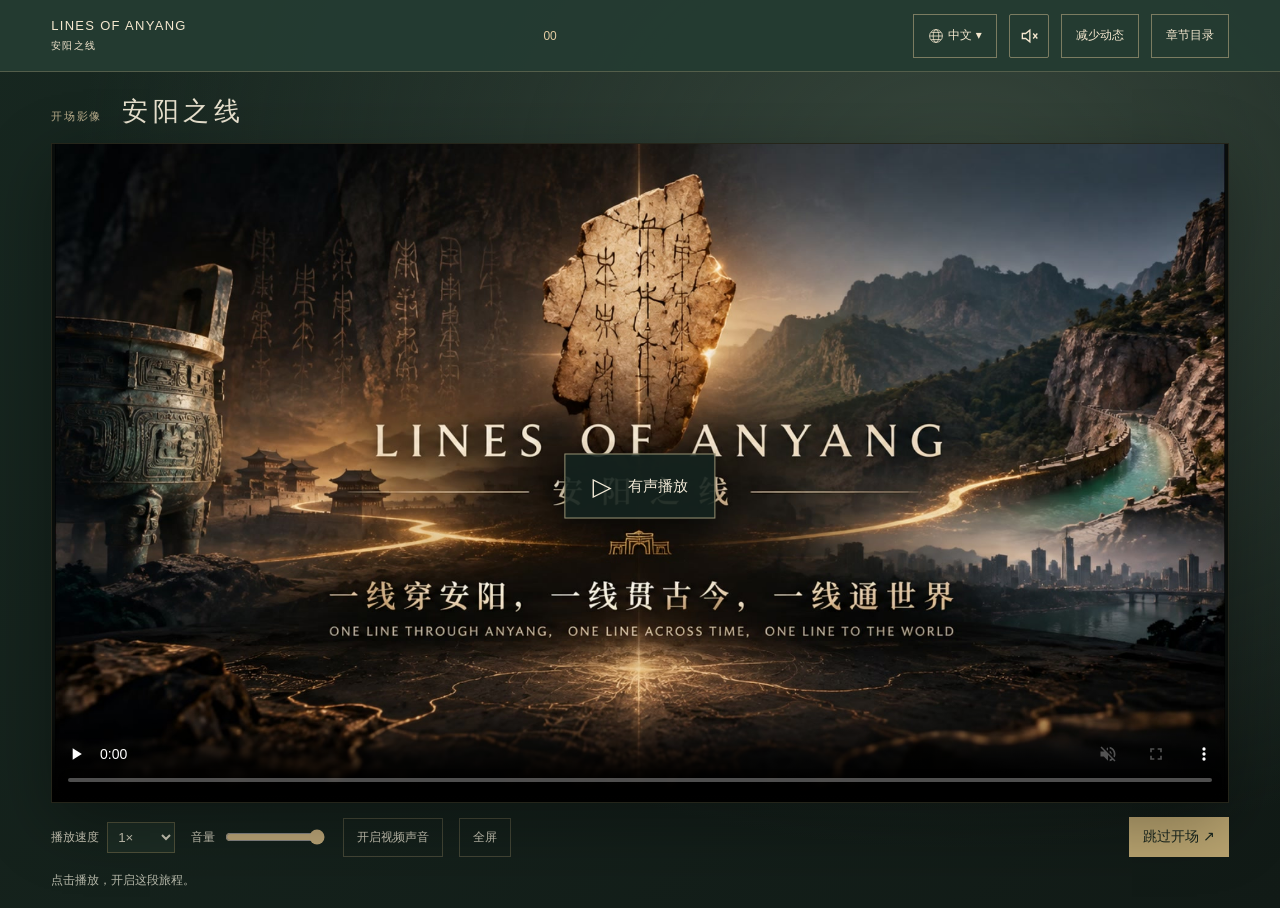
<file: index.html>
<!doctype html>
<html lang="zh-CN" dir="ltr">
  <head>
    <meta charset="UTF-8" />
    <meta name="viewport" content="width=device-width, initial-scale=1.0" />
    <meta name="theme-color" content="#11100E" />
    <meta name="description" content="《安阳之线》（LINES OF ANYANG）是一部融合甲骨文、殷墟文明、周易文化与红旗渠精神的五语互动数字展览。通过电影影像、互动游戏、三维粒子艺术与历史档案，连接安阳的过去与世界。" />
    <meta name="application-name" content="LINES OF ANYANG" />
    <meta name="application-version" content="1.0" />
    <link rel="canonical" href="https://lines-of-anyang.github.io/" />
    <meta property="og:type" content="website" />
    <meta property="og:site_name" content="LINES OF ANYANG｜安阳之线" />
    <meta property="og:title" content="LINES OF ANYANG｜安阳之线" />
    <meta property="og:description" content="《安阳之线》（LINES OF ANYANG）是一部融合甲骨文、殷墟文明、周易文化与红旗渠精神的五语互动数字展览。通过电影影像、互动游戏、三维粒子艺术与历史档案，连接安阳的过去与世界。 A five-language journey through Anyang’s history, art and culture." />
    <meta property="og:url" content="https://lines-of-anyang.github.io/" />
    <meta property="og:locale" content="zh_CN" />
    <meta property="og:image" content="https://lines-of-anyang.github.io/assets/share/lines-of-anyang-v1.jpg" />
    <meta property="og:image:secure_url" content="https://lines-of-anyang.github.io/assets/share/lines-of-anyang-v1.jpg" />
    <meta property="og:image:type" content="image/jpeg" />
    <meta property="og:image:width" content="1200" />
    <meta property="og:image:height" content="630" />
    <meta property="og:image:alt" content="安阳之线 / LINES OF ANYANG — 甲骨、青铜器与红旗渠的电影封面" />
    <meta name="twitter:card" content="summary_large_image" />
    <meta name="twitter:title" content="LINES OF ANYANG｜安阳之线" />
    <meta name="twitter:description" content="《安阳之线》（LINES OF ANYANG）是一部融合甲骨文、殷墟文明、周易文化与红旗渠精神的五语互动数字展览。通过电影影像、互动游戏、三维粒子艺术与历史档案，连接安阳的过去与世界。 A five-language journey through Anyang’s history, art and culture." />
    <meta name="twitter:image" content="https://lines-of-anyang.github.io/assets/share/lines-of-anyang-v1.jpg" />
    <meta name="twitter:image:alt" content="安阳之线 / LINES OF ANYANG" />
    <title>LINES OF ANYANG｜安阳之线</title>
    <link rel="icon" type="image/svg+xml" href="/favicon.svg" />
    <script type="module" crossorigin src="/assets/index-B04Ml20o.js"></script>
    <link rel="stylesheet" crossorigin href="/assets/index-Aufh8YO5.css">
  </head>
  <body>
    <div id="root"></div>
  </body>
</html>
</file>
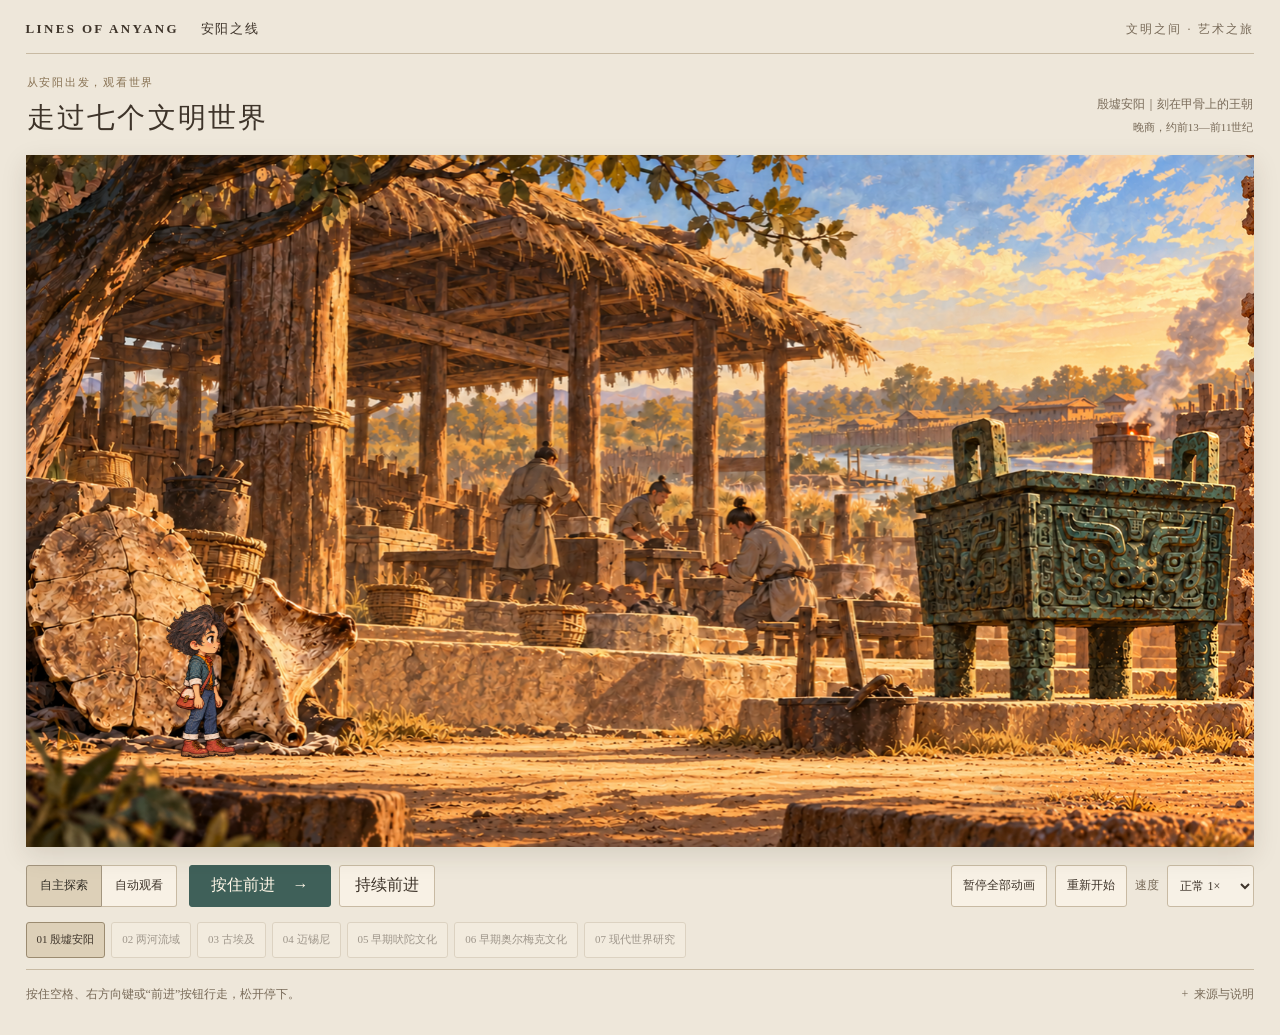
<file: world-journey/index.html>
<!doctype html>
<html lang="zh-CN">
<head><link rel="stylesheet" href="./embed.css"><script id="embed-runtime" type="application/json">{"copy":{"site.05.world-chapter.001":"放大：{p0}","site.05.world-chapter.002":"展开图像 ↗","site.05.world-chapter.003":"图像放大 ","site.05.world-chapter.004":"图像放大","site.05.world-chapter.005":"恢复全图","site.05.world-chapter.006":"放大后拖动 · 双击复位","site.05.world-chapter.007":"图像查看区域","site.05.world-chapter.009":"资料出处与图像署名","site.05.world-chapter.011":"{p0}图像","site.05.world-chapter.012":"打开卷宗，继续阅读","site.05.world-chapter.013":"将不同的年代并列，比较各自留下的材料。","site.05.world-chapter.014":"公元前1700年","site.05.world-chapter.015":"公元前1300年","site.05.world-chapter.016":"公元前1000年","site.05.world-chapter.017":"时间尺聚焦重叠区间，完整时期见各条展签。","site.05.world-chapter.018":"怎样阅读比较展板","site.05.world-chapter.019":"S07 / 从研究室打开世界档案","site.05.world-chapter.020":"七幕旅程最后一幕的现代研究室插画","site.05.world-chapter.021":"国际传播档案主题","site.05.world-chapter.022":"画卷暂时未能展开。可以重试，也可以先阅读研究档案。","site.05.world-chapter.023":"画卷载入较慢。可以重试，也可以先阅读研究档案。","site.05.world-chapter.025":"05 一线连世界","site.05.world-chapter.026":"05 / WORLD, IN PARALLEL","site.05.world-chapter.027":"已走过七个文明世界","site.05.world-chapter.028":"从安阳出发","site.05.world-chapter.029":"与不同世界并行","site.05.world-chapter.030":"回到今天的研究","site.05.world-chapter.031":"走过七个文明世界","site.05.world-chapter.032":"按住前进，松开停步；也可以自动观看。","site.05.world-chapter.033":"七个文明世界：A01旅者的自主探索与自动观看","site.05.world-chapter.034":"旅程已停在原地。返回画面后，可继续前进。","site.05.world-chapter.035":"你的行走位置已保留。","site.05.world-chapter.036":"展开画卷，继续探索 →","site.05.world-chapter.037":"正在展开画卷……","site.05.world-chapter.038":"重试展开画卷","site.05.world-chapter.039":"进入研究档案","site.05.world-chapter.040":"行走位置与阅读记录保存在本机；退出旅程后，画卷停止运行。","site.05.world-chapter.041":"← 回看器物与人","site.05.player.001":"正在展开下一段画卷…","site.05.player.002":"这一段画卷未能载入。请重试。","site.05.player.003":"再读 · {p0}","site.05.player.004":"停止前进","site.05.player.005":"持续前进","site.05.player.006":"暂停行走","site.05.player.007":"重新观看","site.05.player.008":"开始观看","site.05.player.009":"继续全部动画","site.05.player.010":"暂停全部动画","site.05.player.011":"{p0} / {p1}秒","site.05.player.012":"已减少环境动态。按住前进，或选择自动观看。","site.05.player.013":"按住空格、右方向键或“前进”按钮行走，松开停下。","site.05.player.014":"跟随旅者，走过七幅文明画卷。可随时暂停或切换自主探索。","site.05.player.015":"旅程结束，欢迎从下方的安阳入口回看甲骨与青铜。","site.05.player.016":"画卷暂时未能载入。请检查连接后重试。","site.05.embed.mode-manual":"自主探索","site.05.embed.mode-auto":"自动观看","site.05.embed.forward":"按住前进 →","site.05.embed.assist":"持续前进","site.05.embed.play":"开始观看","site.05.embed.pause-all":"暂停全部动画","site.05.embed.replay":"重新开始","site.05.embed.resources-retry":"重试载入","site.05.embed.continue":"合上记录，继续探索","site.05.embed.end-replay":"重新启程","site.05.embed.return-anyang":"进入研究档案","site.05.embed.stage-message":"正在展开画卷…","site.05.embed.speed-05":"慢速 0.5×","site.05.embed.speed-1":"正常 1×","site.05.embed.speed-15":"快速 1.5×","site.05.embed.speed-label":"速度","site.05.embed.speed-aria":"播放速度","site.05.embed.canvas-aria":"七幕文明穿越画卷","site.05.embed.mode-aria":"观看方式","site.05.embed.scene-aria":"回看已经经过的文明","site.05.embed.close-aria":"关闭并继续探索","site.05.embed.arrival-title":"从七个世界，走进今天的研究档案","site.05.embed.arrival-label":"现代 · 世界的研究与传播","site.05.embed.more-summary":"继续阅读","site.05.embed.source-summary":"来源与说明","site.05.embed.restoring":"正在回到上次的画卷…","site.05.embed.source-note":"从晚商安阳出发，比较不同地区部分同时期的文化，再回到今天的研究与传播。","site.05.embed.error":"画卷暂时未能载入"},"readIds":["S01-oracle","S02-records","S03-river","S04-writing","S05-oral","S06-stone","S07-research"],"sceneEntries":[{"id":"S01","timeline":0},{"id":"S02","timeline":6.416930758374274},{"id":"S03","timeline":13.494178929879409},{"id":"S04","timeline":20.571427101384547},{"id":"S05","timeline":27.648675272889687},{"id":"S06","timeline":34.725923444394816},{"id":"S07","timeline":41.803171615899956}]}</script><script src="./embed.js"></script><meta charset="UTF-8"><meta name="viewport" content="width=device-width, initial-scale=1"><meta name="theme-color" content="#eee5d4"><link rel="icon" href="data:,"><title>七个文明世界 · 安阳之线</title><link rel="stylesheet" href="./player.css"><script type="module" src="./player.js"></script></head>
<body><main class="journey">
<header class="masthead"><a class="wordmark" href="#journey">LINES OF ANYANG <span>安阳之线</span></a><p>文明之间 · 艺术之旅</p></header>
<section id="journey" aria-labelledby="journey-title">
<div class="title-row"><div><p class="eyebrow">从安阳出发，观看世界</p><h1 id="journey-title">走过七个文明世界</h1></div><div class="world-meta"><p class="world-names" id="world-name">殷墟安阳｜刻在甲骨上的王朝</p><p id="world-date" class="world-date"></p></div></div>
<div class="stage" id="stage" aria-busy="true">
<canvas id="film" width="1672" height="941" tabindex="0" aria-label="青绿外套的文明旅者从安阳出发，走过七幅文明画卷。按住空格或右方向键前进，松开停下。">请使用支持 Canvas 的浏览器。</canvas>
<button id="observe" class="observe" type="button" hidden><span aria-hidden="true">◎</span> <span id="observe-label">停下来观察</span></button>
<div id="arrival" class="arrival" hidden><span>现代 · 世界的研究与传播</span><p>让不同的记录，进入今天的理解</p><button id="return-anyang" type="button">继续探索安阳</button> <button id="end-replay" type="button">重新启程</button><p id="arrival-note" class="arrival-note" hidden></p></div>
<div class="stage-message" id="stage-message" role="status">正在展开画卷…</div><button id="resources-retry" class="resources-retry" type="button" hidden>重试载入</button>
</div>
<div class="controls"><div class="mode-switch" role="group" aria-label="观看方式"><button id="mode-manual" aria-pressed="true" type="button">自主探索</button><button id="mode-auto" aria-pressed="false" type="button">自动观看</button></div><div class="travel-controls" id="manual-controls"><button id="forward" class="primary hold" type="button" disabled>按住前进 <span aria-hidden="true">→</span></button><button id="assist" type="button" aria-pressed="false" disabled>持续前进</button></div><div id="auto-controls" hidden><button id="play" class="primary" type="button" disabled>开始观看</button></div><div class="secondary-controls"><button id="pause-all" type="button" disabled>暂停全部动画</button><button id="replay" type="button" disabled>重新开始</button><label class="speed-label" for="speed">速度</label><select id="speed" disabled aria-label="播放速度"><option value="0.5">慢速 0.5×</option><option value="1" selected>正常 1×</option><option value="1.5">快速 1.5×</option></select></div></div>
<nav class="scene-nav" id="scene-nav" aria-label="回看已经经过的文明"></nav>
<div class="footnotes"><p id="playback-note">按住空格、右方向键或“前进”按钮行走，松开停下。</p><details id="sources"><summary>来源与说明</summary><p>从晚商安阳出发，比较不同地区部分同时期的文化，再回到今天的研究与传播。这是现代策展路线，不代表古代曾经存在同样的旅行或传播路线。画面为原创历史主题插画，具体馆藏与出处在各观察点中说明。</p><div id="source-links"></div></details></div>
<details class="inspection" id="inspection" hidden><summary>画面检查</summary><div class="debug-controls"><button id="previous-frame" type="button" disabled aria-label="上一动作帧">上一帧</button><button id="next-frame" type="button" disabled aria-label="下一动作帧">下一帧</button><label for="seek">进度</label><input id="seek" type="range" min="0" max="48" step="0.001" value="0" disabled><output id="time"></output></div></details><p id="status" class="sr-only" aria-live="polite"></p>
</section></main>
<dialog id="observation" aria-labelledby="observation-title"><div class="reading"><button id="close-observation" class="close" type="button" aria-label="关闭并继续探索">×</button><p class="eyebrow" id="observation-subtitle"></p><h2 id="observation-title"></h2><div id="observation-body"></div><details hidden><summary>继续阅读</summary><div id="observation-more"></div></details><div class="object" id="observation-object"></div><details><summary>来源与说明</summary><div id="observation-sources"></div><div id="observation-notes"></div></details><button id="continue" class="primary" type="button">合上记录，继续探索</button></div></dialog>
</body></html>
</file>
<file: assets/index-Aufh8YO5.css>
:root{--ink: #11100E;--bone: #E8E0D0;--taupe: #9C9488;--bronze: #627269;--copper: #8B7252;--canal-red: #9C3328;--water: #A8C4C7;--font-body: "Segoe UI", "PingFang SC", "Microsoft YaHei", sans-serif;--font-display: "Bodoni MT", "Didot", "Times New Roman", serif;font-family:var(--font-body);color:var(--bone);background:var(--ink);font-synthesis:none;text-rendering:optimizeLegibility;-webkit-font-smoothing:antialiased}*{box-sizing:border-box}html{scroll-behavior:smooth;scroll-padding-top:92px}body{margin:0;min-width:280px}button,a{-webkit-tap-highlight-color:transparent}button{font:inherit;color:inherit;cursor:pointer}a{color:inherit;text-decoration:none}button{border:0;background:none}button:focus-visible,a:focus-visible{outline:2px solid var(--copper);outline-offset:6px}section:focus{outline:none}::selection{background:var(--copper);color:var(--bone)}h1,h2,h3,p,figure{margin:0}svg{display:block;width:100%}.eyebrow{font-size:11px;letter-spacing:.18em;line-height:1.8;font-weight:400}.muted{color:var(--taupe)}.skip-link{position:fixed;top:-80px;left:20px;background:var(--bone);color:var(--ink);padding:14px;z-index:100}.skip-link:focus{top:15px}@media(prefers-reduced-motion:reduce){html{scroll-behavior:auto}*,*:before,*:after{animation:none!important;transition:none!important}}.exhibition{position:relative;overflow:clip}main{position:relative}.navigation{position:fixed;inset:0 0 auto;height:78px;padding:0 4.5vw;display:flex;align-items:center;justify-content:space-between;gap:24px;z-index:20;background:#11100ed9;border-bottom:1px solid rgb(232 224 208 / 12%);-webkit-backdrop-filter:blur(10px);backdrop-filter:blur(10px);transition:color 1s,background 1s}.navigation--light{background:#e8e0d0e5;color:var(--ink);border-color:#11100e1f}.wordmark{font-size:12px;letter-spacing:.12em;display:flex;align-items:center;gap:13px;white-space:nowrap}.brand-line{height:22px;width:1px;background:currentColor;transform:rotate(17deg)}.chapter-counter{display:flex;gap:15px;font-size:10px;letter-spacing:.16em;color:var(--taupe);font-variant-numeric:tabular-nums}.chapter-counter>span:first-child{color:var(--bone)}.navigation--light .chapter-counter,.navigation--light .chapter-counter>span:first-child{color:#514b43}.counter-divider{opacity:.4}.nav-controls,.languages{display:flex;align-items:center}.nav-controls{gap:22px}.languages{gap:12px}.languages button{padding:8px 1px;font-size:11px;opacity:.65;position:relative}.languages button:hover,.languages button.selected{opacity:1}.languages button.selected:after{content:"";height:1px;background:currentColor;position:absolute;inset:auto 0 3px}.icon-button{width:28px;height:32px;padding:3px}.menu-button{width:30px;height:34px;display:flex;flex-direction:column;justify-content:center;gap:6px;padding:3px}.menu-button span{width:24px;height:1px;background:currentColor}.menu-button span:last-child{width:16px;margin-inline-start:auto}.section-inner{width:min(1200px,82%);margin-inline:auto;position:relative;z-index:2}.journey-line{position:absolute;inset-inline-start:4.5vw;top:104px;bottom:780px;width:1px;z-index:3;background:#9c94881f;pointer-events:none}.journey-line-fill{display:block;height:100%;width:100%;background:var(--taupe);transform:scaleY(0);transform-origin:top;opacity:.72}.prologue,.chapter{position:relative;isolation:isolate}.living-background{position:absolute;inset:0;z-index:-1;overflow:hidden;pointer-events:none}.texture{position:absolute;inset:0;opacity:.16;background-image:url("data:image/svg+xml,%3Csvg viewBox='0 0 180 180' xmlns='http://www.w3.org/2000/svg'%3E%3Cfilter id='n'%3E%3CfeTurbulence type='fractalNoise' baseFrequency='.82' numOctaves='3' stitchTiles='stitch'/%3E%3C/filter%3E%3Cpath fill='%239C9488' filter='url(%23n)' opacity='.3' d='M0 0h180v180H0z'/%3E%3C/svg%3E")}.ambient-light{position:absolute;width:100%;height:100%;background:radial-gradient(ellipse at 77% 32%,rgb(139 114 82 / 13%),transparent 53%);animation:sidelight 32s ease-in-out infinite alternate}.background-drift{position:absolute;inset:5% -15% 5% 25%;opacity:.19;animation:drifting 40s ease-in-out infinite alternate}.background-drift .artwork{width:100%;height:100%}.mist{position:absolute;inset:30% -25% -10%;opacity:.4;background:radial-gradient(ellipse at 65% 50%,rgb(156 148 136 / 10%),transparent 60%);animation:drifting 55s ease-in-out infinite alternate-reverse}.background--prologue .background-drift{inset:18% -20% 0 10%;opacity:.13}.background--word .ambient-light{background:radial-gradient(ellipse at 70% 60%,rgb(98 114 105 / 15%),transparent 65%)}.background--oracle{background:#17120e}.background--oracle .ambient-light{background:radial-gradient(ellipse at 66% 44%,rgb(139 114 82 / 22%),transparent 60%)}.background--yin{background:#151411}.background--idea{background:var(--bone)}.background--idea:before{content:"";position:absolute;inset:0 0 auto;height:200px;background:linear-gradient(#b5aea0,transparent);opacity:.26}.background--idea .ambient-light{background:radial-gradient(ellipse at 70% 60%,rgb(98 114 105 / 14%),transparent 65%)}.background--idea .mist{background:radial-gradient(ellipse at 15% 40%,rgb(98 114 105 / 13%),transparent 55%)}.background--water{background:#121616}.background--water .background-drift{inset:14% -10% 0;opacity:.7}.background--water .ambient-light{background:radial-gradient(ellipse at 80% 65%,rgb(168 196 199 / 8%),transparent 55%)}.background--objects{background:#0d0f0d}.background--objects .ambient-light{background:radial-gradient(ellipse at 75% 45%,rgb(98 114 105 / 20%),transparent 40%),radial-gradient(ellipse at 20% 60%,rgb(139 114 82 / 11%),transparent 50%)}.background--create{background:linear-gradient(#171714,#817c71 32%,#e8e0d0 74%)}.background--create .background-drift{opacity:.13}.prologue:not(.is-in-view) .ambient-light,.prologue:not(.is-in-view) .background-drift,.prologue:not(.is-in-view) .mist,.chapter:not(.is-in-view) .ambient-light,.chapter:not(.is-in-view) .background-drift,.chapter:not(.is-in-view) .mist{animation-play-state:paused}@keyframes sidelight{0%{transform:translate(-6%);opacity:.5}to{transform:translate(5%);opacity:1}}@keyframes drifting{0%{transform:translate3d(-2%,1%,0)}to{transform:translate3d(2%,-2%,0)}}.hero{min-height:700px;height:100svh;max-height:1150px;position:relative;padding:127px 9vw 48px;display:flex;flex-direction:column;justify-content:space-between}.hero-meta{display:flex;justify-content:space-between;font-size:9px;letter-spacing:.17em;color:var(--taupe);position:relative;z-index:2}.hero-title{position:relative;z-index:2;width:70%;padding-block:64px 50px}.hero-kicker{color:var(--taupe);margin-top:27px}.hero h1{font-family:var(--font-display);font-weight:400;font-size:clamp(84px,10.7vw,164px);line-height:.87;letter-spacing:-.055em}.hero h1>span{display:block}.title-period{color:var(--copper)}.hero-chinese{display:flex;gap:32px;align-items:center;margin-top:24px}.hero-chinese>span:first-child{font-size:27px;letter-spacing:.3em;font-weight:300}.hero-tagline{font-size:11px;color:var(--taupe);letter-spacing:.15em;border-inline-start:1px solid rgb(232 224 208 / 20%);padding-inline-start:30px}.hero-art{position:absolute;inset:17% -4% 9% 45%;pointer-events:none}.hero-art .artwork{height:100%;width:100%;transform:rotate(-12deg);opacity:.82}.carved-path{stroke-dasharray:600;stroke-dashoffset:600;animation:carve 4s ease 1.4s forwards}@keyframes carve{to{stroke-dashoffset:0}}.art-coordinate{position:absolute;top:12%;right:20%;font-size:9px;letter-spacing:.15em;color:var(--taupe);writing-mode:vertical-rl}.art-caption{position:absolute;bottom:10%;left:33%;color:var(--taupe);font-size:8px;line-height:2;letter-spacing:.16em}.hero-bottom{display:flex;align-items:center;justify-content:space-between;position:relative;z-index:2;padding-top:24px;border-top:1px solid rgb(232 224 208 / 16%)}.explore-link{font-size:11px;letter-spacing:.16em;display:flex;align-items:center;gap:24px;padding-block:10px}.small-line{width:52px;height:1px;background:var(--bone)}.hero-edition{display:flex;gap:45px;font-size:9px;color:var(--taupe);letter-spacing:.13em}.story-sequence{padding:130px 15vw 100px;position:relative}.sequence-label{color:var(--taupe)}.story-moment{min-height:62svh;display:flex;align-items:center;position:relative}.story-moment p{font-size:clamp(25px,3.2vw,44px);line-height:1.9;font-weight:300;letter-spacing:.06em;position:relative;z-index:2}.moment-index{position:absolute;left:-6vw;top:50%;font-size:9px;color:var(--taupe);letter-spacing:.15em}.moment-mark{position:absolute;right:7%;width:30%;height:1px;background:linear-gradient(90deg,transparent,rgb(232 224 208 / 23%),transparent);transform:rotate(-35deg)}.mark-1{transform:rotate(-65deg)}.mark-2{transform:rotate(0)}.mark-3{transform:rotate(-8deg)}.location-intro{display:grid;grid-template-columns:1fr 1.15fr;gap:7%;padding-block:70px 160px;align-items:center}.intro-copy .eyebrow{color:var(--taupe)}.intro-copy h2{font-size:36px;font-weight:300;letter-spacing:.1em;margin-block:18px 34px}.intro-copy>p:not(.eyebrow){font-size:14px;line-height:2.15;color:#bbb3a6;margin-bottom:18px;max-width:450px}.intro-copy>p.intro-closing{color:var(--bone);padding-top:12px}.culture-collage{position:relative;border-top:1px solid rgb(232 224 208 / 18%)}.culture-collage .artwork{aspect-ratio:4 / 4}.collage-labels{position:absolute;inset:22px 0 auto;display:flex;justify-content:space-between;font-size:8px;color:var(--taupe);letter-spacing:.08em}.culture-collage figcaption{padding-top:20px;border-top:1px solid rgb(232 224 208 / 12%);text-align:right;font-size:10px;letter-spacing:.06em;color:var(--taupe)}.chapter{min-height:108svh;padding-block:125px 70px}.chapter-heading{margin-bottom:60px}.chapter-heading .eyebrow{display:flex;align-items:center;gap:18px;color:var(--taupe)}.chapter-number{color:var(--bone);font-size:12px;letter-spacing:.1em}.heading-rule{width:44px;height:1px;background:var(--taupe);opacity:.5}.chapter-heading h2{font-weight:300;font-size:clamp(36px,4.8vw,64px);letter-spacing:.12em;margin-block:25px}.chapter-sentence{max-width:520px;font-size:15px;line-height:2;color:#bcb4a7}.interactive-stage{position:relative;min-height:470px;border-block:1px solid rgb(232 224 208 / 22%);background:linear-gradient(120deg,rgb(232 224 208 / 3%),transparent 60%);overflow:hidden}.stage-top{position:absolute;top:24px;inset-inline:24px;display:flex;align-items:center;gap:12px;font-size:8px;letter-spacing:.13em;color:var(--taupe);z-index:2}.stage-top>span:last-child{margin-inline-start:auto}.stage-dot{width:3px;height:3px;background:var(--taupe);border-radius:100%}.interactive-stage>.artwork{position:absolute;inset:-4% -6% -8% 29%;height:112%;width:77%;opacity:.9}.stage-copy{position:relative;z-index:2;padding:148px 36px 130px;width:48%}.stage-label{font-size:8px;color:var(--taupe);letter-spacing:.14em}.stage-copy h3{font-size:25px;font-weight:300;letter-spacing:.13em;margin-block:20px}.stage-copy p{color:#bcb4a7;font-size:12px;line-height:2;max-width:240px}.stage-bottom{position:absolute;inset:auto 24px 23px;display:flex;justify-content:space-between;gap:20px;color:var(--taupe);font-size:9px;letter-spacing:.035em;z-index:2}.chapter-transition{width:82%;max-width:1200px;margin:42px auto 0;display:flex;justify-content:space-between;color:var(--taupe);font-size:9px}.chapter--idea,.chapter--create{color:var(--ink)}.chapter--idea .chapter-heading .eyebrow,.chapter--idea .chapter-number,.chapter--idea .chapter-sentence,.chapter--idea .stage-top,.chapter--idea .stage-label,.chapter--idea .stage-copy p,.chapter--idea .stage-bottom,.chapter--idea .chapter-transition,.chapter--create .stage-top,.chapter--create .stage-label,.chapter--create .stage-copy p,.chapter--create .stage-bottom,.chapter--create .chapter-transition{color:#61594d}.chapter--idea .interactive-stage,.chapter--create .interactive-stage{border-color:#11100e3b;background:linear-gradient(120deg,rgb(17 16 14 / 3%),transparent 70%)}.chapter--create .chapter-heading{color:var(--bone)}.chapter--create .chapter-heading .eyebrow,.chapter--create .chapter-sentence{color:#e0d9cb}.chapter--water .chapter-number{color:var(--canal-red)}.chapter--water .stage-dot{background:var(--canal-red)}.chapter--water .heading-rule{background:var(--canal-red);opacity:1}.chapter--water .stage-copy h3{color:var(--water)}.chapter--objects .interactive-stage{color:#9eaa9d}.chapter--objects .stage-copy{color:var(--bone)}.ending{position:relative;min-height:85svh;padding:160px 9vw 110px;background:var(--bone);color:var(--ink);display:flex;align-items:center}.ending-line{position:absolute;inset:0 auto auto 4.5vw;width:1px;height:65%;background:#7e7669}.ending h2{font-family:var(--font-display);font-size:clamp(45px,7.7vw,110px);font-weight:400;letter-spacing:-.035em;line-height:1.05;margin-block:38px 28px}.ending h2 em{font-weight:400}.ending-chinese{font-size:22px;font-weight:300;letter-spacing:.15em}.return-link{display:inline-flex;align-items:center;gap:40px;margin-top:58px;font-size:11px;padding-bottom:10px;border-bottom:1px solid #9c9488;position:relative}.credits{position:relative;background:#11100e;padding:80px 9vw 28px}.credits-brand{font-family:var(--font-display);font-size:34px;line-height:.95;letter-spacing:-.04em;margin-bottom:55px}.credits-brand>span{display:block;font-family:var(--font-body);font-size:12px;letter-spacing:.25em;margin-top:20px}.credit-columns{display:grid;grid-template-columns:1fr 1fr;gap:9%}.credit-columns h2{font-size:10px;letter-spacing:.14em;font-weight:400;margin-bottom:24px}.credit-columns h2 span{margin-inline-start:20px;font-size:11px}.credit-columns p{font-size:11px;color:var(--taupe);line-height:2;margin-bottom:14px;max-width:460px}.footer-bottom{margin-top:60px;padding-top:24px;border-top:1px solid rgb(232 224 208 / 15%);display:flex;justify-content:space-between;gap:20px;color:var(--taupe);font-size:8px;letter-spacing:.08em}.loading-screen{position:fixed;inset:0;background:var(--ink);z-index:50;display:flex;align-items:center;justify-content:center;flex-direction:column;gap:35px;animation:loader-dissolve .45s ease 1.5s both;pointer-events:none}.loading-line{position:absolute;inset-inline-start:4.5vw;top:104px;width:1px;height:min(55vh,400px);background:var(--bone);transform-origin:top;animation:loader-carve 1.5s ease both}.loading-screen p{font-size:12px;color:var(--taupe);letter-spacing:.15em}.loading-brand{position:absolute;bottom:40px;font-size:9px;letter-spacing:.19em;color:var(--taupe)}@keyframes loader-carve{0%{transform:scaleY(0)}to{transform:scaleY(1)}}@keyframes loader-dissolve{to{opacity:0}}.notice{position:fixed;inset:auto 20px 28px;margin-inline:auto;width:max-content;max-width:calc(100% - 40px);padding:15px 24px;z-index:40;background:var(--bone);color:var(--ink);border:1px solid var(--taupe);opacity:0;transform:translateY(10px);transition:opacity .3s,transform .3s;pointer-events:none;font-size:12px;line-height:1.7}.notice--visible{opacity:1;transform:translateY(0)}.chapter-menu{position:fixed;inset:0;width:100%;max-width:100%;height:100svh;max-height:100%;margin:0;padding:34px 7vw;background:#151410;color:var(--bone);border:none;overflow-y:auto}.chapter-menu[open]{display:flex;flex-direction:column;animation:menu-emerge .55s ease}.chapter-menu::backdrop{background:var(--ink)}@keyframes menu-emerge{0%{opacity:0}to{opacity:1}}.menu-top{display:flex;align-items:center;justify-content:space-between;gap:20px;font-size:11px;letter-spacing:.12em}.close-menu{display:flex;align-items:center;gap:20px;font-size:11px}.close-menu>span{font-size:32px;font-weight:200}.menu-body{display:grid;grid-template-columns:1fr 1.9fr;gap:8%;align-items:center;flex:1;padding-block:35px}.menu-heading{font-family:var(--font-display);font-size:clamp(42px,5vw,80px);line-height:.98;letter-spacing:-.035em;color:var(--taupe)}.menu-body nav{width:100%}.menu-body nav a{display:grid;grid-template-columns:38px 1fr auto 15px;align-items:center;gap:18px;border-bottom:1px solid rgb(232 224 208 / 15%);padding-block:18px;font-size:19px;letter-spacing:.04em;transition:color .3s}.menu-body nav a:hover{color:var(--copper)}.menu-number{color:var(--taupe);font-size:10px}.menu-chinese{font-size:11px;color:var(--taupe)}.menu-body nav a>span:last-child{font-size:16px}.menu-footer{display:flex;justify-content:space-between;gap:20px;color:var(--taupe);font-size:9px;letter-spacing:.13em;padding-top:20px;border-top:1px solid rgb(232 224 208 / 15%)}@media(min-width:1800px){.hero{padding-inline:calc((100vw - 1500px)/2)}}@media(max-width:900px){.navigation{padding-inline:4vw;gap:12px}.chapter-counter{display:none}.nav-controls{gap:14px}.languages{gap:10px}.hero{padding-inline:9vw;min-height:740px}.hero-title{width:83%}.hero h1{font-size:13vw}.hero-art{inset:27% -20% 15% 30%;opacity:.65}.hero-meta>span:last-child{font-size:8px}.location-intro{gap:5%}.intro-copy h2{font-size:30px}.intro-copy>p:not(.eyebrow){font-size:12px}.stage-top,.stage-bottom{inset-inline:18px}.stage-copy{padding-inline:24px}.stage-top{font-size:7px}.menu-body{grid-template-columns:1fr 2.2fr;gap:5%}.menu-body nav a{font-size:16px;gap:12px}}@media(max-width:600px){html{scroll-padding-top:100px}.navigation{height:94px;padding:13px 6vw 10px;flex-wrap:wrap;gap:4px 12px;align-content:center}.wordmark{font-size:10px;letter-spacing:.09em}.brand-line{height:17px}.nav-controls{display:contents}.languages{order:3;width:100%;justify-content:flex-end;gap:18px;padding-inline-end:1px}.languages button{font-size:10px;padding-block:5px}.sound-button{margin-inline-start:auto;width:23px;height:24px}.menu-button{height:24px;width:24px;padding:0}.menu-button span{width:22px}.hero{height:100svh;min-height:690px;padding:132px 9vw 28px}.hero-meta{font-size:8px}.hero-meta>span:last-child{max-width:130px;line-height:1.8;text-align:right;font-size:7px}.hero-title{width:100%;padding-top:50px}.hero-kicker{font-size:8px;margin-top:25px}.hero h1{font-size:16.5vw;line-height:.95}.hero-chinese{gap:20px;margin-top:25px;align-items:flex-start;flex-direction:column}.hero-chinese>span:first-child{font-size:21px}.hero-tagline{font-size:9px;padding-inline-start:0;border:0}.hero-art{inset:30% -39% 5% 25%;opacity:.48}.art-coordinate,.art-caption{display:none}.hero-bottom{padding-top:15px;gap:18px}.explore-link{font-size:10px;gap:15px}.small-line{width:26px}.hero-edition{flex-direction:column;gap:8px;text-align:right;font-size:7px}.journey-line{inset-inline-start:4vw;top:115px;bottom:1100px}.loading-line{inset-inline-start:4vw;top:115px}.story-sequence{padding:100px 14vw 30px}.sequence-label{font-size:9px}.story-moment{min-height:54svh}.story-moment p{font-size:23px;line-height:1.85;letter-spacing:.025em}.moment-index{left:-8vw;font-size:8px}.moment-mark{right:-5%;opacity:.45}.section-inner{width:82%}.location-intro{grid-template-columns:1fr;gap:50px;padding-block:40px 100px}.intro-copy h2{font-size:30px}.intro-copy>p:not(.eyebrow){font-size:13px}.culture-collage .artwork{aspect-ratio:4 / 3.5}.collage-labels{font-size:7px}.culture-collage figcaption{font-size:9px}.chapter{padding-block:100px 45px;min-height:900px}.chapter-heading{margin-bottom:42px}.chapter-heading .eyebrow{gap:11px;font-size:8px;letter-spacing:.09em}.heading-rule{width:22px}.chapter-number{font-size:10px}.chapter-heading h2{font-size:34px;letter-spacing:.06em;margin-block:23px}.chapter-sentence{font-size:13px}.interactive-stage{min-height:485px}.stage-top{top:18px;flex-wrap:wrap;gap:8px;line-height:1.7}.stage-top>span:last-child{width:100%;margin-inline-start:0;font-size:6.5px}.stage-copy{width:100%;padding:98px 18px 290px}.stage-copy h3{font-size:22px;margin-block:17px}.stage-copy p{font-size:10px;max-width:220px}.stage-label{font-size:7px}.interactive-stage>.artwork{inset:125px -12% auto 0;width:112%;height:335px;opacity:.58}.stage-bottom{font-size:8px;flex-direction:column;gap:8px;bottom:18px}.chapter--create{min-height:920px}.ending{min-height:650px;padding:110px 9vw 90px}.ending h2{font-size:10.5vw}.ending-chinese{font-size:19px}.ending .eyebrow{font-size:8px}.credits{padding-top:65px}.credit-columns{grid-template-columns:1fr;gap:40px}.footer-bottom{flex-wrap:wrap;font-size:7px;gap:18px}.footer-bottom>a{width:100%;padding-top:5px}.menu-body{display:block;padding-block:24px}.menu-heading{font-size:30px;margin-bottom:30px}.menu-heading br{display:none}.menu-body nav a{padding-block:16px;font-size:14px;grid-template-columns:25px 1fr 12px}.menu-chinese{display:none}.chapter-menu{padding:23px 8vw}.menu-footer{font-size:7px}}@media(prefers-reduced-motion:reduce){.carved-path{stroke-dashoffset:0}.loading-screen{opacity:1}.loading-line{transform:scaleY(1)}.notice{transform:none}}
</file>
<file: world-journey/embed.css>
html[data-embedded="true"]{background:#eee7da}html[data-embedded="true"] body{min-width:0}html[data-embedded="true"] .journey{width:100%;max-width:none;margin:0}html[data-embedded="true"] .masthead,html[data-embedded="true"] .title-row>div:first-child{display:none}html[data-embedded="true"] .title-row{padding:8px 14px;justify-content:flex-start}html[data-embedded="true"] .world-meta{text-align:left}html[data-embedded="true"] .world-names{margin:0;font-size:12px}html[data-embedded="true"] .world-date{display:inline;margin:0 0 0 9px}html[data-embedded="true"] .controls{padding:10px 14px 8px;gap:9px}html[data-embedded="true"] .scene-nav{padding:4px 14px 9px;margin:0}html[data-embedded="true"] .footnotes{padding:7px 14px 12px}html[data-embedded="true"] .footnotes #sources{max-width:450px}html[data-embedded="true"] dialog{max-height:92dvh;margin:4dvh auto auto}html[data-embedded="true"] #arrival{max-width:52%}html[data-embedded="true"][data-restoring="true"] .stage canvas,html[data-embedded="true"][data-restoring="true"] dialog{visibility:hidden}html[data-embedded="true"][data-restoring="true"] .stage::after{content:var(--journey-restoring-copy,"正在回到上次停留的画卷…");position:absolute;inset:0;display:grid;place-items:center;background:#eee7da;color:#5b5346;font-size:14px}@media(max-width:560px){html[data-embedded="true"] .world-date{display:block;margin:3px 0 0}html[data-embedded="true"] .world-names{font-size:11px;white-space:normal}html[data-embedded="true"] .title-row{padding:7px 12px}html[data-embedded="true"] #arrival{max-width:66%}html[data-embedded="true"] .controls{padding:8px 12px}html[data-embedded="true"] .secondary-controls{gap:5px}html[data-embedded="true"] .footnotes{font-size:11px}html[data-embedded="true"] .reading{padding:27px 20px 22px;font-size:14px}}

/* Fit the complete original painting and its controls within the host viewport. */
@media(min-width:700px){html[data-embedded="true"] .stage{width:100%;margin-inline:auto}html[data-embedded="true"] .controls{justify-content:center}html[data-embedded="true"] .scene-nav{justify-content:center}html[data-embedded="true"] .secondary-controls{margin-left:0}}

html[data-embedded="true"] .title-row{position:relative;padding:5px 10px;min-height:30px}html[data-embedded="true"] .world-meta{display:flex;flex-wrap:wrap;align-items:center;gap:3px 9px}html[data-embedded="true"] .world-date{margin:0;font-size:10px}html[data-embedded="true"] .stage{box-shadow:none}html[data-embedded="true"] .controls{padding:6px 10px;gap:6px;justify-content:center}html[data-embedded="true"] .controls button,html[data-embedded="true"] .controls select{min-height:36px;padding:5px 9px}html[data-embedded="true"] .scene-nav{padding:2px 10px 5px;gap:4px}html[data-embedded="true"] .scene-nav button{min-height:30px;padding:4px 8px}html[data-embedded="true"] .footnotes{padding:3px 10px 6px;font-size:10px;gap:16px}html[data-embedded="true"] .footnotes p{margin:0}html[data-embedded="true"][data-fullscreen="true"] .stage{width:min(100%,calc((100dvh - 150px)*1672/941));margin-inline:auto}html[data-embedded="true"][data-fullscreen="true"] .footnotes{display:none}
@media(max-width:560px){html[data-embedded="true"] .controls{padding:6px 8px;gap:5px}html[data-embedded="true"] .mode-switch,html[data-embedded="true"] .travel-controls,html[data-embedded="true"] .secondary-controls{width:auto;flex-wrap:wrap;justify-content:center}html[data-embedded="true"] .secondary-controls{margin:0}html[data-embedded="true"] .mode-switch button{flex:initial}html[data-embedded="true"] .hold{min-width:120px}html[data-embedded="true"] .world-meta{display:block}html[data-embedded="true"] .scene-nav{padding:3px 8px}html[data-embedded="true"] .footnotes{display:block;padding-inline:8px}html[data-embedded="true"] #sources{margin-top:4px}}
/* Reading direction does not mirror the walking canvas or its hit coordinates. */
html[lang=ar] .stage,html[lang=ar] canvas{direction:ltr}html[lang=ar] :is(.world-meta,.reading,.footnotes){direction:rtl;text-align:right;font-family:Tahoma,'Segoe UI',Arial,sans-serif;letter-spacing:normal}html[lang=ar] .scene-nav{direction:ltr}html[lang=ar] .scene-nav button{direction:rtl}html[lang=ar] :is(button,select,label){font-family:Tahoma,'Segoe UI',Arial,sans-serif;letter-spacing:normal}
html[lang=ja] .reading{font-family:'Yu Gothic',Meiryo,sans-serif;line-break:strict}html:not([lang^=zh]) .controls{flex-wrap:wrap}html:not([lang^=zh]) :is(.controls button,.scene-nav button){white-space:normal;overflow-wrap:break-word;line-height:1.4}
</file>
<file: world-journey/player.css>
:root{font-family:"Noto Serif SC","Songti SC","SimSun",serif;color:#3e342a;background:#eee7da;--ink:#3e342a;--muted:#786a58;--accent:#3f6059;--rule:#c8baa3;font-synthesis:none}*{box-sizing:border-box}[hidden]{display:none!important}body{margin:0;min-width:300px}button,input,select{font:inherit}button,select{touch-action:manipulation}button{border:1px solid var(--rule);border-radius:3px;background:#f8f1e5;color:var(--ink);min-height:42px;padding:9px 15px;cursor:pointer;white-space:nowrap}button:hover:not(:disabled),select:hover:not(:disabled){background:#fffaf1;border-color:#83765f}button:active:not(:disabled){background:#e0d5c1}button:disabled,input:disabled,select:disabled{cursor:wait;opacity:.5}button:focus-visible,select:focus-visible,input:focus-visible,summary:focus-visible,a:focus-visible,canvas:focus-visible{outline:3px solid #4d7971;outline-offset:4px}.journey{width:min(1600px,96vw);margin:0 auto 30px}.masthead{display:flex;align-items:center;justify-content:space-between;padding:20px 0 15px;border-bottom:1px solid var(--rule)}.wordmark{color:var(--ink);text-decoration:none;font-family:Georgia,serif;font-size:13px;font-weight:600;letter-spacing:.18em}.wordmark span{margin-left:16px;letter-spacing:.15em;font-weight:400}.masthead p{margin:0;color:var(--muted);font-size:12px;letter-spacing:.18em}.title-row{display:flex;align-items:flex-end;justify-content:space-between;padding:21px 1px 18px;gap:20px}.eyebrow{margin:0 0 9px;color:#877152;font-size:11px;letter-spacing:.16em}h1{margin:0;font-size:clamp(20px,2.2vw,31px);font-weight:500;letter-spacing:.08em;line-height:1.35}.world-names{margin:0 0 3px;color:var(--muted);font-size:12px;white-space:nowrap}.stage{position:relative;width:100%;aspect-ratio:1672/941;background:#b79771;box-shadow:0 8px 24px #34271821;overflow:hidden}canvas{width:100%;height:100%;display:block;touch-action:pan-y}.stage-message{position:absolute;inset:0;display:flex;align-items:center;justify-content:center;background:#e7dbc5;font-size:17px;letter-spacing:.12em;padding:30px;text-align:center;line-height:1.8}.stage-message.error{color:#6d3d31;background:#f3e6d6}.observe{position:absolute;bottom:19%;right:4%;background:#f8efdcf0;box-shadow:0 4px 18px #352e2033;font-size:13px;max-width:40%;white-space:normal;line-height:1.5}.observe span[aria-hidden]{margin-right:5px;color:var(--accent)}.arrival{position:absolute;right:4%;top:12%;background:#f4ead7eb;padding:19px 24px;box-shadow:0 6px 24px #2f271b26}.arrival span{font-size:11px;letter-spacing:.16em;color:var(--muted)}.arrival p{font-size:20px;margin:9px 0 16px}.arrival button{min-height:35px;font-size:12px}.controls{display:flex;align-items:center;flex-wrap:wrap;gap:12px;padding:18px 0 11px}.mode-switch{display:flex}.mode-switch button{border-radius:0;font-size:12px;min-height:42px;padding:8px 13px}.mode-switch button:first-child{border-radius:3px 0 0 3px}.mode-switch button:last-child{border-radius:0 3px 3px 0;border-left:0}.mode-switch button[aria-pressed=true]{background:#ddd0b8;color:#332f26;border-color:#a3957e}.travel-controls,.secondary-controls{display:flex;align-items:center;gap:8px}.secondary-controls{margin-left:auto}.primary{color:#fff7e7;background:var(--accent);border-color:var(--accent)}.primary:hover:not(:disabled){background:#334d49;color:#fff}.primary:active:not(:disabled){background:#213e38}.hold{touch-action:none;user-select:none;-webkit-user-select:none;-webkit-touch-callout:none;min-width:142px;font-weight:600}.hold.is-held{background:#27483f;box-shadow:inset 0 2px 5px #15271f44}.hold span{margin-left:14px}#assist[aria-pressed=true]{background:#d1e0d7;border-color:var(--accent)}.secondary-controls button{font-size:12px;padding:9px 11px}.speed-label{font-size:12px;color:var(--muted)}select{border:1px solid var(--rule);border-radius:3px;background:#f7f1e6;color:var(--ink);padding:7px 8px;min-height:42px;font-size:12px}.footnotes{display:flex;gap:30px;align-items:flex-start;justify-content:space-between;padding-top:5px;color:var(--muted);font-size:12px;line-height:1.8}.footnotes>p{margin:0}details{max-width:560px}summary{cursor:pointer;display:inline-block}summary::before{content:"+";margin-right:6px}details[open] summary::before{content:"−"}details p{margin-top:9px;line-height:1.9}#sources{text-align:right}#sources>p,#source-links{text-align:left}a{color:#395f59}#source-links p{margin:7px 0}.inspection{margin-top:18px;max-width:none;font-size:12px;color:var(--muted)}.debug-controls{display:flex;gap:12px;align-items:center;padding:12px 0}.debug-controls button{font-size:12px;padding:7px 9px}.debug-controls input{flex:1;min-width:70px;accent-color:var(--accent)}output{font:12px system-ui,sans-serif;font-variant-numeric:tabular-nums;white-space:nowrap}dialog{border:1px solid #bbab8e;border-radius:5px;background:#f5eddf;color:var(--ink);padding:0;width:min(470px,calc(100vw - 28px));max-height:85dvh;box-shadow:0 16px 70px #211f1766;margin:7vh max(3vw,14px) auto auto}dialog::backdrop{background:#201c1528}.reading{position:relative;padding:32px 30px 28px;line-height:1.95;font-size:15px}.reading h2{font-size:24px;line-height:1.45;margin:0 18px 18px 0;font-weight:500}.reading p{margin:12px 0}.reading .eyebrow{font-size:11px;margin-top:0}.reading .close{position:absolute;right:10px;top:9px;border:0;background:transparent;font-size:25px;min-height:36px;padding:0;width:36px}.object{border-top:1px solid var(--rule);margin:19px 0 14px;padding-top:12px;font-size:12px;color:var(--muted)}.object p{margin:6px 0}.reading details{font-size:12px;color:var(--muted);line-height:1.8;margin-bottom:22px}.reading .primary{font-size:13px}.sr-only{position:absolute;width:1px;height:1px;padding:0;margin:-1px;overflow:hidden;clip:rect(0,0,0,0);white-space:nowrap;border:0}@media(min-width:1600px){.journey{width:min(1600px,92vw)}}@media(max-width:1050px){.secondary-controls{margin-left:0}.controls{gap:10px}.footnotes{gap:18px}}@media(max-width:560px){.journey{width:100%;margin-bottom:18px}.masthead{margin:0 14px;padding:15px 0 12px}.wordmark{font-size:10px;letter-spacing:.13em}.wordmark span{margin-left:8px}.masthead p{display:none}.title-row{padding:17px 14px 14px;display:block}.eyebrow{font-size:10px}h1{font-size:22px}.world-names{margin-top:11px;font-size:11px}.controls{padding:13px 14px 7px;gap:10px}.mode-switch{width:100%}.mode-switch button{flex:1}.travel-controls{width:100%}.travel-controls .hold{flex:1;min-height:48px}.travel-controls #assist{min-height:48px}.secondary-controls{width:100%;gap:6px;flex-wrap:wrap}.secondary-controls button{font-size:11px;padding:8px}.speed-label{display:none}select{font-size:11px;padding:6px 5px}.footnotes{padding:6px 14px;display:block;font-size:11px}.footnotes>p{margin-bottom:9px}#sources{text-align:left}.observe{font-size:10px;min-height:32px;padding:5px 8px;bottom:20%;max-width:46%;right:3%}.arrival{right:3%;top:8%;padding:10px 12px}.arrival p{font-size:14px;margin:5px 0 9px}.arrival span{font-size:9px}.arrival button{font-size:10px;min-height:28px;padding:4px 8px}.inspection{padding:0 14px}.debug-controls{flex-wrap:wrap;gap:8px}.debug-controls input{flex-basis:45%}dialog{margin:5vh auto auto;max-height:90dvh}.reading{padding:30px 23px 24px;font-size:14px}.reading h2{font-size:22px}}@media(prefers-reduced-motion:reduce){*{scroll-behavior:auto}}
.world-meta{text-align:right}.world-date{font-size:11px;line-height:1.6;color:var(--muted);margin:6px 0 0}.scene-nav{display:flex;gap:6px;flex-wrap:wrap;padding:4px 0 11px;border-bottom:1px solid var(--rule);margin-bottom:9px}.scene-nav button{font-size:11px;padding:6px 10px;min-height:36px}.scene-nav button[aria-current=step]{background:#ddd0b8;border-color:#9b8b70}.scene-nav button:disabled{cursor:default;opacity:.45}.stage-message.is-loading{inset:auto 16px 16px auto;max-width:75%;padding:10px 16px;border:1px solid var(--rule);font-size:12px;letter-spacing:.03em;background:#f4ead7ed;box-shadow:0 3px 14px #2b231f22}.resources-retry{position:absolute;left:50%;top:62%;transform:translateX(-50%);z-index:2}.stage-message.is-loading.error{bottom:68px}.arrival .arrival-note{font-size:12px;line-height:1.7;max-width:300px;margin:12px 0 0;white-space:normal}.arrival{max-width:49%}.arrival p{white-space:normal;line-height:1.5}.reading details[open] #observation-more{font-size:14px;color:var(--ink)}@media(max-width:560px){.world-meta{text-align:left}.world-date{font-size:10px}.scene-nav{padding:5px 14px 12px;gap:5px}.scene-nav button{font-size:10px;min-height:34px;padding:5px 8px}.arrival{max-width:60%;padding:8px 10px}.arrival p{font-size:12px}.arrival .arrival-note{font-size:10px;max-width:180px}.arrival button{margin:2px 0}.stage-message.is-loading{right:8px;bottom:8px;font-size:10px;padding:6px 8px}.resources-retry{font-size:12px;min-height:34px}.stage-message.is-loading.error{bottom:48px}}
</file>
